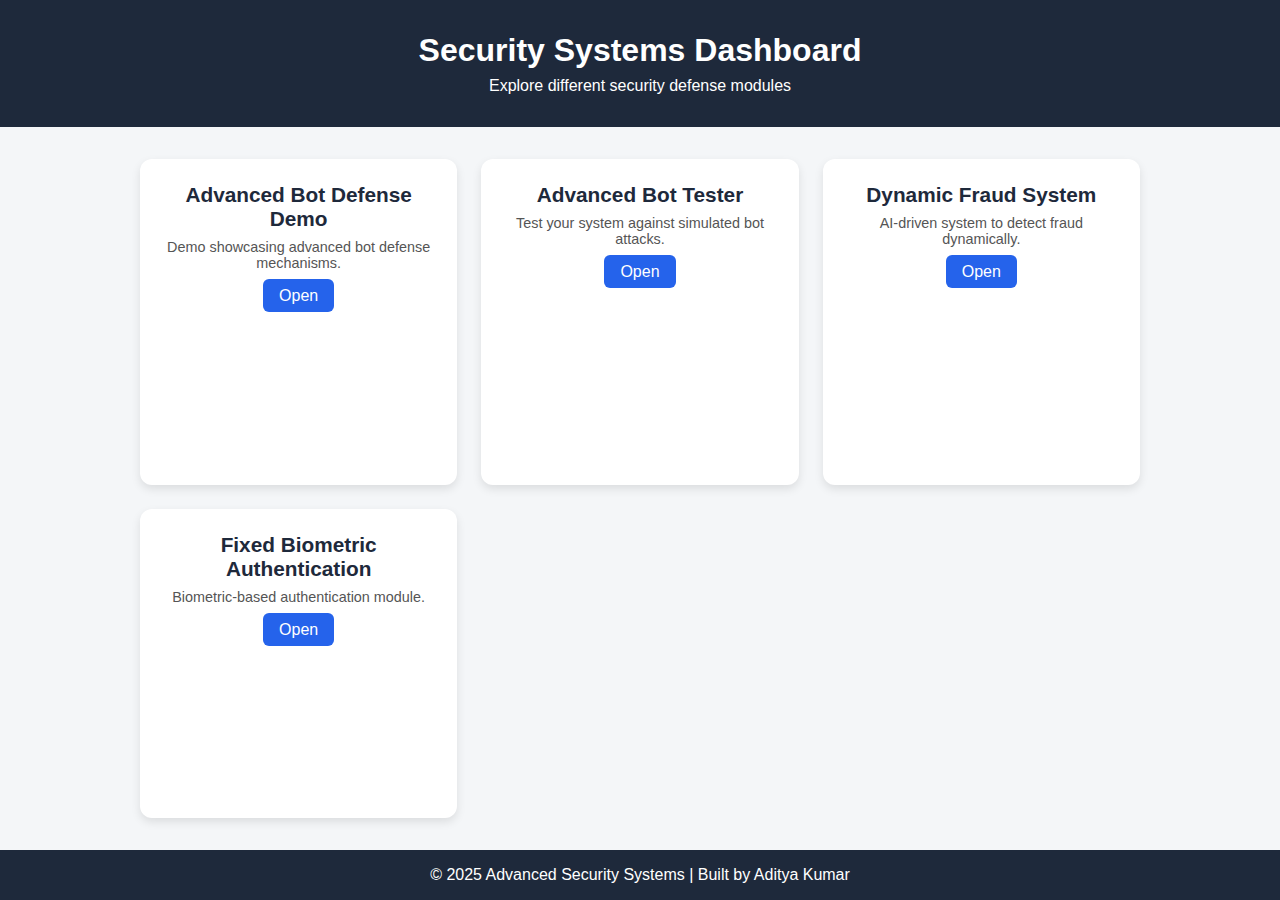
<file: index.html>
<!DOCTYPE html>
<html lang="en">
<head>
  <meta charset="UTF-8" />
  <meta name="viewport" content="width=device-width, initial-scale=1.0"/>
  <title>Security Systems Dashboard</title>
  <link rel="stylesheet" href="index.css" />
</head>
<body>
  <header>
    <h1>Security Systems Dashboard</h1>
    <p>Explore different security defense modules</p>
  </header>

  <main>
    <div class="cards-container" id="projects-container">
      <!-- Project cards will be injected by index.js -->
    </div>
  </main>

  <footer>
    <p>&copy; 2025 Advanced Security Systems | Built by Aditya Kumar</p>
  </footer>

  <script src="index.js"></script>
</body>
</html>
</file>
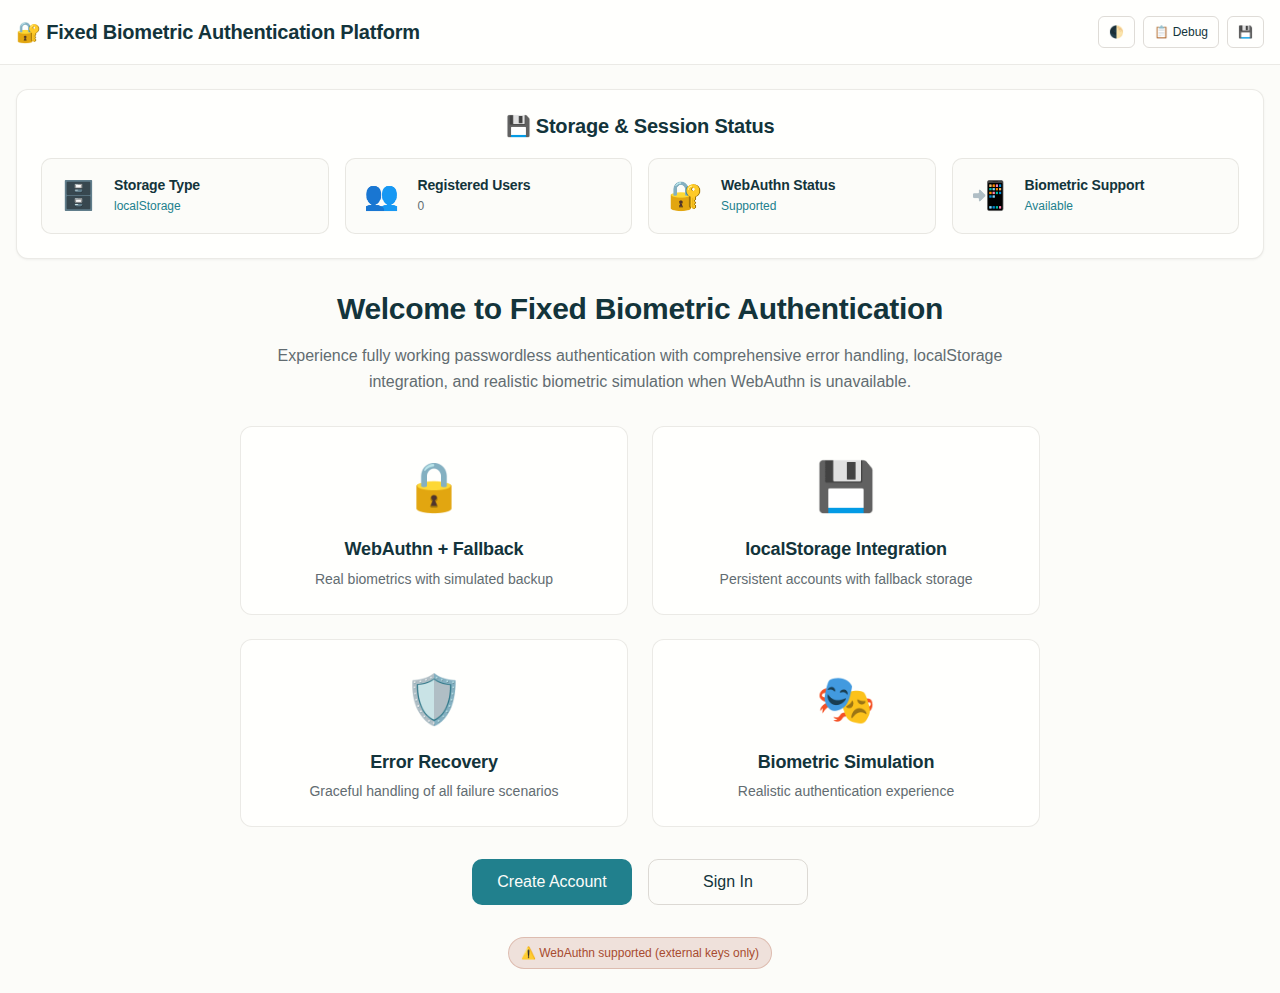
<file: fixed-biometric-auth/index.html>
<!DOCTYPE html>
<html lang="en">
<head>
    <meta charset="UTF-8">
    <meta name="viewport" content="width=device-width, initial-scale=1.0">
    <title>Fixed Biometric Authentication Platform</title>
    <link rel="stylesheet" href="style.css">
</head>
<body>
    <div class="app-container">
        <!-- Navigation Header -->
        <header class="app-header">
            <div class="container">
                <h1 class="app-title">🔐 Fixed Biometric Authentication Platform</h1>
                <div class="header-actions">
                    <button id="theme-toggle" class="btn btn--outline btn--sm" aria-label="Toggle theme">
                        <span id="theme-icon">🌙</span>
                    </button>
                    <button id="toggle-logs" class="btn btn--outline btn--sm">
                        <span>📋 Debug</span>
                    </button>
                    <button id="storage-status" class="btn btn--outline btn--sm">
                        <span id="storage-indicator">💾</span>
                    </button>
                </div>
            </div>
        </header>

        <!-- Debug Panel -->
        <div id="debug-panel" class="debug-panel hidden">
            <div class="container">
                <div class="debug-header">
                    <h3>🔍 Debug Console & Storage Status</h3>
                    <div class="debug-actions">
                        <button id="clear-storage" class="btn btn--outline btn--sm">Clear Storage</button>
                        <button id="clear-logs" class="btn btn--outline btn--sm">Clear Logs</button>
                        <button id="export-logs" class="btn btn--outline btn--sm">Export</button>
                    </div>
                </div>
                <div class="debug-tabs">
                    <button id="tab-logs" class="debug-tab active">Logs</button>
                    <button id="tab-storage" class="debug-tab">Storage</button>
                    <button id="tab-users" class="debug-tab">Users</button>
                </div>
                <div id="debug-content">
                    <div id="debug-logs" class="debug-output debug-tab-content active"></div>
                    <div id="debug-storage" class="debug-output debug-tab-content"></div>
                    <div id="debug-users" class="debug-output debug-tab-content"></div>
                </div>
            </div>
        </div>

        <!-- Main Content -->
        <main class="main-content">
            <!-- Welcome Screen -->
            <div id="welcome-screen" class="screen active">
                <div class="container">
                    <!-- Storage Status Panel -->
                    <div class="storage-status-panel">
                        <h2>💾 Storage & Session Status</h2>
                        <div class="status-grid">
                            <div class="status-card">
                                <div class="status-icon">🗄️</div>
                                <div class="status-content">
                                    <h4>Storage Type</h4>
                                    <p id="storage-type-status">Checking...</p>
                                </div>
                            </div>
                            <div class="status-card">
                                <div class="status-icon">👥</div>
                                <div class="status-content">
                                    <h4>Registered Users</h4>
                                    <p id="user-count-status">0</p>
                                </div>
                            </div>
                            <div class="status-card">
                                <div class="status-icon">🔐</div>
                                <div class="status-content">
                                    <h4>WebAuthn Status</h4>
                                    <p id="webauthn-status-display">Checking...</p>
                                </div>
                            </div>
                            <div class="status-card">
                                <div class="status-icon">📲</div>
                                <div class="status-content">
                                    <h4>Biometric Support</h4>
                                    <p id="biometric-status-display">Checking...</p>
                                </div>
                            </div>
                        </div>
                    </div>

                    <!-- Welcome Hero Section -->
                    <div class="welcome-hero">
                        <h2>Welcome to Fixed Biometric Authentication</h2>
                        <p class="hero-description">Experience fully working passwordless authentication with comprehensive error handling, localStorage integration, and realistic biometric simulation when WebAuthn is unavailable.</p>
                        
                        <div class="security-features">
                            <div class="feature-grid">
                                <div class="feature-card">
                                    <div class="feature-icon">🔒</div>
                                    <h3>WebAuthn + Fallback</h3>
                                    <p>Real biometrics with simulated backup</p>
                                </div>
                                <div class="feature-card">
                                    <div class="feature-icon">💾</div>
                                    <h3>localStorage Integration</h3>
                                    <p>Persistent accounts with fallback storage</p>
                                </div>
                                <div class="feature-card">
                                    <div class="feature-icon">🛡️</div>
                                    <h3>Error Recovery</h3>
                                    <p>Graceful handling of all failure scenarios</p>
                                </div>
                                <div class="feature-card">
                                    <div class="feature-icon">🎭</div>
                                    <h3>Biometric Simulation</h3>
                                    <p>Realistic authentication experience</p>
                                </div>
                            </div>
                        </div>

                        <div class="action-buttons">
                            <button id="register-btn" class="btn btn--primary btn--lg">Create Account</button>
                            <button id="signin-btn" class="btn btn--outline btn--lg">Sign In</button>
                        </div>

                        <div id="browser-support" class="browser-status">
                            <div class="status-indicator">
                                <span id="webauthn-status" class="status status--info">Checking WebAuthn support...</span>
                            </div>
                        </div>
                    </div>
                </div>
            </div>

            <!-- Registration Screen -->
            <div id="register-screen" class="screen">
                <div class="container">
                    <div class="auth-form">
                        <div class="form-header">
                            <button id="back-from-register" class="back-button" aria-label="Go back">← Back</button>
                            <h2>Create Your Account</h2>
                            <p>Register with secure biometric authentication</p>
                        </div>

                        <form id="register-form">
                            <div class="form-group">
                                <label for="register-username" class="form-label">Username</label>
                                <input type="text" id="register-username" class="form-control" placeholder="Enter your username" required>
                                <div id="username-validation" class="validation-message"></div>
                            </div>

                            <div class="form-group">
                                <label for="register-email" class="form-label">Email (optional)</label>
                                <input type="email" id="register-email" class="form-control" placeholder="Enter your email">
                            </div>

                            <div class="form-group">
                                <label class="form-label">Authenticator Type</label>
                                <div class="authenticator-options">
                                    <label class="radio-option">
                                        <input type="radio" name="authenticatorType" value="platform" checked>
                                        <div class="radio-content">
                                            <div class="radio-icon">📱</div>
                                            <div class="radio-text">
                                                <strong>Platform Authenticator</strong>
                                                <span>Built-in biometrics (Touch ID, Face ID, Windows Hello)</span>
                                            </div>
                                        </div>
                                    </label>
                                    <label class="radio-option">
                                        <input type="radio" name="authenticatorType" value="cross-platform">
                                        <div class="radio-content">
                                            <div class="radio-icon">🔑</div>
                                            <div class="radio-text">
                                                <strong>Hardware Key</strong>
                                                <span>External security keys (YubiKey, FIDO2)</span>
                                            </div>
                                        </div>
                                    </label>
                                </div>
                            </div>

                            <button type="submit" class="btn btn--primary btn--full-width">
                                <span id="register-btn-text">Create Account</span>
                                <div id="register-spinner" class="spinner hidden"></div>
                            </button>
                        </form>

                        <div id="register-status" class="status-message"></div>
                    </div>
                </div>
            </div>

            <!-- Authentication Screen -->
            <div id="auth-screen" class="screen">
                <div class="container">
                    <div class="auth-form">
                        <div class="form-header">
                            <button id="back-from-auth" class="back-button" aria-label="Go back">← Back</button>
                            <h2>Sign In</h2>
                            <p>Authenticate with your registered account</p>
                        </div>

                        <form id="auth-form">
                            <div class="form-group">
                                <label for="auth-username" class="form-label">Username (optional)</label>
                                <input type="text" id="auth-username" class="form-control" placeholder="Enter username or leave blank for autofill">
                            </div>

                            <button type="submit" class="btn btn--primary btn--full-width">
                                <span id="auth-btn-text">Authenticate</span>
                                <div id="auth-spinner" class="spinner hidden"></div>
                            </button>
                        </form>

                        <div class="auth-options">
                            <button id="auth-platform" class="auth-option-btn">
                                <div class="auth-option-icon">📱</div>
                                <div class="auth-option-text">
                                    <strong>Biometric Auth</strong>
                                    <span>Use device biometrics</span>
                                </div>
                            </button>
                            <button id="auth-hardware" class="auth-option-btn">
                                <div class="auth-option-icon">🔑</div>
                                <div class="auth-option-text">
                                    <strong>Hardware Key</strong>
                                    <span>Use security key</span>
                                </div>
                            </button>
                        </div>

                        <div class="existing-users" id="existing-users-list">
                            <h4>Quick Access</h4>
                            <div id="user-buttons"></div>
                        </div>

                        <div id="auth-status" class="status-message"></div>
                    </div>
                </div>
            </div>

            <!-- Dashboard Screen -->
            <div id="dashboard-screen" class="screen">
                <div class="container">
                    <div class="dashboard-header">
                        <h2>Welcome, <span id="user-display-name">User</span>!</h2>
                        <div class="header-actions">
                            <button id="manage-account" class="btn btn--outline">Manage Account</button>
                            <button id="logout-btn" class="btn btn--outline">Sign Out</button>
                        </div>
                    </div>

                    <div class="dashboard-content">
                        <!-- Account Overview -->
                        <div class="dashboard-section">
                            <h3>👤 Account Information</h3>
                            <div class="account-info-grid">
                                <div class="info-card">
                                    <h4>Username</h4>
                                    <p id="account-username">-</p>
                                </div>
                                <div class="info-card">
                                    <h4>Email</h4>
                                    <p id="account-email">Not provided</p>
                                </div>
                                <div class="info-card">
                                    <h4>Member Since</h4>
                                    <p id="account-created">-</p>
                                </div>
                                <div class="info-card">
                                    <h4>Last Login</h4>
                                    <p id="account-last-login">Now</p>
                                </div>
                            </div>
                        </div>

                        <div class="dashboard-section">
                            <h3>🔐 Your Authenticators</h3>
                            <p class="section-description">Manage your registered authentication methods</p>
                            
                            <div id="authenticators-list" class="authenticators-grid">
                                <!-- Authenticators will be populated here -->
                            </div>

                            <button id="add-authenticator" class="btn btn--outline">
                                <span>+ Add New Authenticator</span>
                            </button>
                        </div>

                        <div class="dashboard-section">
                            <h3>📊 Security Overview</h3>
                            <div class="security-stats">
                                <div class="stat-card">
                                    <div class="stat-icon">🔒</div>
                                    <div class="stat-content">
                                        <div class="stat-number" id="auth-count">0</div>
                                        <div class="stat-label">Authenticators</div>
                                    </div>
                                </div>
                                <div class="stat-card">
                                    <div class="stat-icon">🛡️</div>
                                    <div class="stat-content">
                                        <div class="stat-number">100%</div>
                                        <div class="stat-label">Security Score</div>
                                    </div>
                                </div>
                                <div class="stat-card">
                                    <div class="stat-icon">⚡</div>
                                    <div class="stat-content">
                                        <div class="stat-number" id="login-count">1</div>
                                        <div class="stat-label">Total Logins</div>
                                    </div>
                                </div>
                                <div class="stat-card">
                                    <div class="stat-icon">📈</div>
                                    <div class="stat-content">
                                        <div class="stat-number" id="risk-score">Low</div>
                                        <div class="stat-label">Risk Level</div>
                                    </div>
                                </div>
                            </div>
                        </div>

                        <!-- Behavioral Analytics -->
                        <div class="dashboard-section">
                            <h3>🧠 Behavioral Analytics</h3>
                            <p class="section-description">Continuous authentication based on your behavior patterns</p>
                            <div id="behavioral-data" class="behavioral-grid">
                                <!-- Behavioral data will be populated here -->
                            </div>
                        </div>
                    </div>
                </div>
            </div>
        </main>

        <!-- Biometric Verification Modal -->
        <div id="biometric-modal" class="modal biometric-modal hidden">
            <div class="biometric-content">
                <div class="biometric-header">
                    <h3 id="biometric-title">Biometric Verification</h3>
                    <button id="cancel-biometric" class="modal-close">×</button>
                </div>
                <div class="biometric-animation">
                    <div id="biometric-scanner" class="biometric-scanner">
                        <div class="scanner-circle">
                            <div class="scanner-pulse"></div>
                            <div id="biometric-icon" class="biometric-icon">👆</div>
                        </div>
                    </div>
                    <div id="biometric-message" class="biometric-message">Place your finger on the sensor</div>
                    <div id="biometric-progress" class="progress-bar">
                        <div id="biometric-progress-fill" class="progress-fill"></div>
                    </div>
                </div>
                <div class="biometric-actions">
                    <button id="retry-biometric" class="btn btn--outline hidden">Try Again</button>
                    <button id="fallback-auth" class="btn btn--outline">Use Fallback</button>
                </div>
            </div>
        </div>

        <!-- Add Authenticator Modal -->
        <div id="add-auth-modal" class="modal hidden">
            <div class="modal-content">
                <div class="modal-header">
                    <h3>Add New Authenticator</h3>
                    <button id="close-modal" class="modal-close" aria-label="Close modal">×</button>
                </div>
                <div class="modal-body">
                    <p>Choose the type of authenticator you want to add:</p>
                    
                    <div class="authenticator-options">
                        <label class="radio-option">
                            <input type="radio" name="newAuthenticatorType" value="platform" checked>
                            <div class="radio-content">
                                <div class="radio-icon">📱</div>
                                <div class="radio-text">
                                    <strong>Platform Authenticator</strong>
                                    <span>Built-in biometrics</span>
                                </div>
                            </div>
                        </label>
                        <label class="radio-option">
                            <input type="radio" name="newAuthenticatorType" value="cross-platform">
                            <div class="radio-content">
                                <div class="radio-icon">🔑</div>
                                <div class="radio-text">
                                    <strong>Hardware Key</strong>
                                    <span>External security key</span>
                                </div>
                            </div>
                        </label>
                    </div>
                </div>
                <div class="modal-footer">
                    <button id="cancel-add-auth" class="btn btn--outline">Cancel</button>
                    <button id="confirm-add-auth" class="btn btn--primary">Add Authenticator</button>
                </div>
            </div>
        </div>

        <!-- Loading Overlay -->
        <div id="loading-overlay" class="loading-overlay hidden">
            <div class="loading-content">
                <div class="spinner"></div>
                <p id="loading-message">Processing...</p>
                <div class="loading-details" id="loading-details"></div>
            </div>
        </div>
    </div>

    <script src="app.js"></script>
</body>
</html>
</file>
<file: fixed-biometric-auth/style.css>
:root {
  /* Primitive Color Tokens */
  --color-white: rgba(255, 255, 255, 1);
  --color-black: rgba(0, 0, 0, 1);
  --color-cream-50: rgba(252, 252, 249, 1);
  --color-cream-100: rgba(255, 255, 253, 1);
  --color-gray-200: rgba(245, 245, 245, 1);
  --color-gray-300: rgba(167, 169, 169, 1);
  --color-gray-400: rgba(119, 124, 124, 1);
  --color-slate-500: rgba(98, 108, 113, 1);
  --color-brown-600: rgba(94, 82, 64, 1);
  --color-charcoal-700: rgba(31, 33, 33, 1);
  --color-charcoal-800: rgba(38, 40, 40, 1);
  --color-slate-900: rgba(19, 52, 59, 1);
  --color-teal-300: rgba(50, 184, 198, 1);
  --color-teal-400: rgba(45, 166, 178, 1);
  --color-teal-500: rgba(33, 128, 141, 1);
  --color-teal-600: rgba(29, 116, 128, 1);
  --color-teal-700: rgba(26, 104, 115, 1);
  --color-teal-800: rgba(41, 150, 161, 1);
  --color-red-400: rgba(255, 84, 89, 1);
  --color-red-500: rgba(192, 21, 47, 1);
  --color-orange-400: rgba(230, 129, 97, 1);
  --color-orange-500: rgba(168, 75, 47, 1);

  /* RGB versions for opacity control */
  --color-brown-600-rgb: 94, 82, 64;
  --color-teal-500-rgb: 33, 128, 141;
  --color-slate-900-rgb: 19, 52, 59;
  --color-slate-500-rgb: 98, 108, 113;
  --color-red-500-rgb: 192, 21, 47;
  --color-red-400-rgb: 255, 84, 89;
  --color-orange-500-rgb: 168, 75, 47;
  --color-orange-400-rgb: 230, 129, 97;

  /* Background color tokens (Light Mode) */
  --color-bg-1: rgba(59, 130, 246, 0.08); /* Light blue */
  --color-bg-2: rgba(245, 158, 11, 0.08); /* Light yellow */
  --color-bg-3: rgba(34, 197, 94, 0.08); /* Light green */
  --color-bg-4: rgba(239, 68, 68, 0.08); /* Light red */
  --color-bg-5: rgba(147, 51, 234, 0.08); /* Light purple */
  --color-bg-6: rgba(249, 115, 22, 0.08); /* Light orange */
  --color-bg-7: rgba(236, 72, 153, 0.08); /* Light pink */
  --color-bg-8: rgba(6, 182, 212, 0.08); /* Light cyan */

  /* Semantic Color Tokens (Light Mode) */
  --color-background: var(--color-cream-50);
  --color-surface: var(--color-cream-100);
  --color-text: var(--color-slate-900);
  --color-text-secondary: var(--color-slate-500);
  --color-primary: var(--color-teal-500);
  --color-primary-hover: var(--color-teal-600);
  --color-primary-active: var(--color-teal-700);
  --color-secondary: rgba(var(--color-brown-600-rgb), 0.12);
  --color-secondary-hover: rgba(var(--color-brown-600-rgb), 0.2);
  --color-secondary-active: rgba(var(--color-brown-600-rgb), 0.25);
  --color-border: rgba(var(--color-brown-600-rgb), 0.2);
  --color-btn-primary-text: var(--color-cream-50);
  --color-card-border: rgba(var(--color-brown-600-rgb), 0.12);
  --color-card-border-inner: rgba(var(--color-brown-600-rgb), 0.12);
  --color-error: var(--color-red-500);
  --color-success: var(--color-teal-500);
  --color-warning: var(--color-orange-500);
  --color-info: var(--color-slate-500);
  --color-focus-ring: rgba(var(--color-teal-500-rgb), 0.4);
  --color-select-caret: rgba(var(--color-slate-900-rgb), 0.8);

  /* Common style patterns */
  --focus-ring: 0 0 0 3px var(--color-focus-ring);
  --focus-outline: 2px solid var(--color-primary);
  --status-bg-opacity: 0.15;
  --status-border-opacity: 0.25;
  --select-caret-light: url("data:image/svg+xml,%3Csvg xmlns='http://www.w3.org/2000/svg' width='16' height='16' viewBox='0 0 24 24' fill='none' stroke='%23134252' stroke-width='2' stroke-linecap='round' stroke-linejoin='round'%3E%3Cpolyline points='6 9 12 15 18 9'%3E%3C/polyline%3E%3C/svg%3E");
  --select-caret-dark: url("data:image/svg+xml,%3Csvg xmlns='http://www.w3.org/2000/svg' width='16' height='16' viewBox='0 0 24 24' fill='none' stroke='%23f5f5f5' stroke-width='2' stroke-linecap='round' stroke-linejoin='round'%3E%3Cpolyline points='6 9 12 15 18 9'%3E%3C/polyline%3E%3C/svg%3E");

  /* RGB versions for opacity control */
  --color-success-rgb: 33, 128, 141;
  --color-error-rgb: 192, 21, 47;
  --color-warning-rgb: 168, 75, 47;
  --color-info-rgb: 98, 108, 113;

  /* Typography */
  --font-family-base: "FKGroteskNeue", "Geist", "Inter", -apple-system,
    BlinkMacSystemFont, "Segoe UI", Roboto, sans-serif;
  --font-family-mono: "Berkeley Mono", ui-monospace, SFMono-Regular, Menlo,
    Monaco, Consolas, monospace;
  --font-size-xs: 11px;
  --font-size-sm: 12px;
  --font-size-base: 14px;
  --font-size-md: 14px;
  --font-size-lg: 16px;
  --font-size-xl: 18px;
  --font-size-2xl: 20px;
  --font-size-3xl: 24px;
  --font-size-4xl: 30px;
  --font-weight-normal: 400;
  --font-weight-medium: 500;
  --font-weight-semibold: 550;
  --font-weight-bold: 600;
  --line-height-tight: 1.2;
  --line-height-normal: 1.5;
  --letter-spacing-tight: -0.01em;

  /* Spacing */
  --space-0: 0;
  --space-1: 1px;
  --space-2: 2px;
  --space-4: 4px;
  --space-6: 6px;
  --space-8: 8px;
  --space-10: 10px;
  --space-12: 12px;
  --space-16: 16px;
  --space-20: 20px;
  --space-24: 24px;
  --space-32: 32px;

  /* Border Radius */
  --radius-sm: 6px;
  --radius-base: 8px;
  --radius-md: 10px;
  --radius-lg: 12px;
  --radius-full: 9999px;

  /* Shadows */
  --shadow-xs: 0 1px 2px rgba(0, 0, 0, 0.02);
  --shadow-sm: 0 1px 3px rgba(0, 0, 0, 0.04), 0 1px 2px rgba(0, 0, 0, 0.02);
  --shadow-md: 0 4px 6px -1px rgba(0, 0, 0, 0.04),
    0 2px 4px -1px rgba(0, 0, 0, 0.02);
  --shadow-lg: 0 10px 15px -3px rgba(0, 0, 0, 0.04),
    0 4px 6px -2px rgba(0, 0, 0, 0.02);
  --shadow-inset-sm: inset 0 1px 0 rgba(255, 255, 255, 0.15),
    inset 0 -1px 0 rgba(0, 0, 0, 0.03);

  /* Animation */
  --duration-fast: 150ms;
  --duration-normal: 250ms;
  --ease-standard: cubic-bezier(0.16, 1, 0.3, 1);

  /* Layout */
  --container-sm: 640px;
  --container-md: 768px;
  --container-lg: 1024px;
  --container-xl: 1280px;
}

/* Dark mode colors */
@media (prefers-color-scheme: dark) {
  :root {
    /* RGB versions for opacity control (Dark Mode) */
    --color-gray-400-rgb: 119, 124, 124;
    --color-teal-300-rgb: 50, 184, 198;
    --color-gray-300-rgb: 167, 169, 169;
    --color-gray-200-rgb: 245, 245, 245;

    /* Background color tokens (Dark Mode) */
    --color-bg-1: rgba(29, 78, 216, 0.15); /* Dark blue */
    --color-bg-2: rgba(180, 83, 9, 0.15); /* Dark yellow */
    --color-bg-3: rgba(21, 128, 61, 0.15); /* Dark green */
    --color-bg-4: rgba(185, 28, 28, 0.15); /* Dark red */
    --color-bg-5: rgba(107, 33, 168, 0.15); /* Dark purple */
    --color-bg-6: rgba(194, 65, 12, 0.15); /* Dark orange */
    --color-bg-7: rgba(190, 24, 93, 0.15); /* Dark pink */
    --color-bg-8: rgba(8, 145, 178, 0.15); /* Dark cyan */
    
    /* Semantic Color Tokens (Dark Mode) */
    --color-background: var(--color-charcoal-700);
    --color-surface: var(--color-charcoal-800);
    --color-text: var(--color-gray-200);
    --color-text-secondary: rgba(var(--color-gray-300-rgb), 0.7);
    --color-primary: var(--color-teal-300);
    --color-primary-hover: var(--color-teal-400);
    --color-primary-active: var(--color-teal-800);
    --color-secondary: rgba(var(--color-gray-400-rgb), 0.15);
    --color-secondary-hover: rgba(var(--color-gray-400-rgb), 0.25);
    --color-secondary-active: rgba(var(--color-gray-400-rgb), 0.3);
    --color-border: rgba(var(--color-gray-400-rgb), 0.3);
    --color-error: var(--color-red-400);
    --color-success: var(--color-teal-300);
    --color-warning: var(--color-orange-400);
    --color-info: var(--color-gray-300);
    --color-focus-ring: rgba(var(--color-teal-300-rgb), 0.4);
    --color-btn-primary-text: var(--color-slate-900);
    --color-card-border: rgba(var(--color-gray-400-rgb), 0.2);
    --color-card-border-inner: rgba(var(--color-gray-400-rgb), 0.15);
    --shadow-inset-sm: inset 0 1px 0 rgba(255, 255, 255, 0.1),
      inset 0 -1px 0 rgba(0, 0, 0, 0.15);
    --button-border-secondary: rgba(var(--color-gray-400-rgb), 0.2);
    --color-border-secondary: rgba(var(--color-gray-400-rgb), 0.2);
    --color-select-caret: rgba(var(--color-gray-200-rgb), 0.8);

    /* Common style patterns - updated for dark mode */
    --focus-ring: 0 0 0 3px var(--color-focus-ring);
    --focus-outline: 2px solid var(--color-primary);
    --status-bg-opacity: 0.15;
    --status-border-opacity: 0.25;
    --select-caret-light: url("data:image/svg+xml,%3Csvg xmlns='http://www.w3.org/2000/svg' width='16' height='16' viewBox='0 0 24 24' fill='none' stroke='%23134252' stroke-width='2' stroke-linecap='round' stroke-linejoin='round'%3E%3Cpolyline points='6 9 12 15 18 9'%3E%3C/polyline%3E%3C/svg%3E");
    --select-caret-dark: url("data:image/svg+xml,%3Csvg xmlns='http://www.w3.org/2000/svg' width='16' height='16' viewBox='0 0 24 24' fill='none' stroke='%23f5f5f5' stroke-width='2' stroke-linecap='round' stroke-linejoin='round'%3E%3Cpolyline points='6 9 12 15 18 9'%3E%3C/polyline%3E%3C/svg%3E");

    /* RGB versions for dark mode */
    --color-success-rgb: var(--color-teal-300-rgb);
    --color-error-rgb: var(--color-red-400-rgb);
    --color-warning-rgb: var(--color-orange-400-rgb);
    --color-info-rgb: var(--color-gray-300-rgb);
  }
}

/* Data attribute for manual theme switching */
[data-color-scheme="dark"] {
  /* RGB versions for opacity control (dark mode) */
  --color-gray-400-rgb: 119, 124, 124;
  --color-teal-300-rgb: 50, 184, 198;
  --color-gray-300-rgb: 167, 169, 169;
  --color-gray-200-rgb: 245, 245, 245;

  /* Colorful background palette - Dark Mode */
  --color-bg-1: rgba(29, 78, 216, 0.15); /* Dark blue */
  --color-bg-2: rgba(180, 83, 9, 0.15); /* Dark yellow */
  --color-bg-3: rgba(21, 128, 61, 0.15); /* Dark green */
  --color-bg-4: rgba(185, 28, 28, 0.15); /* Dark red */
  --color-bg-5: rgba(107, 33, 168, 0.15); /* Dark purple */
  --color-bg-6: rgba(194, 65, 12, 0.15); /* Dark orange */
  --color-bg-7: rgba(190, 24, 93, 0.15); /* Dark pink */
  --color-bg-8: rgba(8, 145, 178, 0.15); /* Dark cyan */
  
  /* Semantic Color Tokens (Dark Mode) */
  --color-background: var(--color-charcoal-700);
  --color-surface: var(--color-charcoal-800);
  --color-text: var(--color-gray-200);
  --color-text-secondary: rgba(var(--color-gray-300-rgb), 0.7);
  --color-primary: var(--color-teal-300);
  --color-primary-hover: var(--color-teal-400);
  --color-primary-active: var(--color-teal-800);
  --color-secondary: rgba(var(--color-gray-400-rgb), 0.15);
  --color-secondary-hover: rgba(var(--color-gray-400-rgb), 0.25);
  --color-secondary-active: rgba(var(--color-gray-400-rgb), 0.3);
  --color-border: rgba(var(--color-gray-400-rgb), 0.3);
  --color-error: var(--color-red-400);
  --color-success: var(--color-teal-300);
  --color-warning: var(--color-orange-400);
  --color-info: var(--color-gray-300);
  --color-focus-ring: rgba(var(--color-teal-300-rgb), 0.4);
  --color-btn-primary-text: var(--color-slate-900);
  --color-card-border: rgba(var(--color-gray-400-rgb), 0.15);
  --color-card-border-inner: rgba(var(--color-gray-400-rgb), 0.15);
  --shadow-inset-sm: inset 0 1px 0 rgba(255, 255, 255, 0.1),
    inset 0 -1px 0 rgba(0, 0, 0, 0.15);
  --color-border-secondary: rgba(var(--color-gray-400-rgb), 0.2);
  --color-select-caret: rgba(var(--color-gray-200-rgb), 0.8);

  /* Common style patterns - updated for dark mode */
  --focus-ring: 0 0 0 3px var(--color-focus-ring);
  --focus-outline: 2px solid var(--color-primary);
  --status-bg-opacity: 0.15;
  --status-border-opacity: 0.25;
  --select-caret-light: url("data:image/svg+xml,%3Csvg xmlns='http://www.w3.org/2000/svg' width='16' height='16' viewBox='0 0 24 24' fill='none' stroke='%23134252' stroke-width='2' stroke-linecap='round' stroke-linejoin='round'%3E%3Cpolyline points='6 9 12 15 18 9'%3E%3C/polyline%3E%3C/svg%3E");
  --select-caret-dark: url("data:image/svg+xml,%3Csvg xmlns='http://www.w3.org/2000/svg' width='16' height='16' viewBox='0 0 24 24' fill='none' stroke='%23f5f5f5' stroke-width='2' stroke-linecap='round' stroke-linejoin='round'%3E%3Cpolyline points='6 9 12 15 18 9'%3E%3C/polyline%3E%3C/svg%3E");

  /* RGB versions for dark mode */
  --color-success-rgb: var(--color-teal-300-rgb);
  --color-error-rgb: var(--color-red-400-rgb);
  --color-warning-rgb: var(--color-orange-400-rgb);
  --color-info-rgb: var(--color-gray-300-rgb);
}

[data-color-scheme="light"] {
  /* RGB versions for opacity control (light mode) */
  --color-brown-600-rgb: 94, 82, 64;
  --color-teal-500-rgb: 33, 128, 141;
  --color-slate-900-rgb: 19, 52, 59;
  
  /* Semantic Color Tokens (Light Mode) */
  --color-background: var(--color-cream-50);
  --color-surface: var(--color-cream-100);
  --color-text: var(--color-slate-900);
  --color-text-secondary: var(--color-slate-500);
  --color-primary: var(--color-teal-500);
  --color-primary-hover: var(--color-teal-600);
  --color-primary-active: var(--color-teal-700);
  --color-secondary: rgba(var(--color-brown-600-rgb), 0.12);
  --color-secondary-hover: rgba(var(--color-brown-600-rgb), 0.2);
  --color-secondary-active: rgba(var(--color-brown-600-rgb), 0.25);
  --color-border: rgba(var(--color-brown-600-rgb), 0.2);
  --color-btn-primary-text: var(--color-cream-50);
  --color-card-border: rgba(var(--color-brown-600-rgb), 0.12);
  --color-card-border-inner: rgba(var(--color-brown-600-rgb), 0.12);
  --color-error: var(--color-red-500);
  --color-success: var(--color-teal-500);
  --color-warning: var(--color-orange-500);
  --color-info: var(--color-slate-500);
  --color-focus-ring: rgba(var(--color-teal-500-rgb), 0.4);

  /* RGB versions for light mode */
  --color-success-rgb: var(--color-teal-500-rgb);
  --color-error-rgb: var(--color-red-500-rgb);
  --color-warning-rgb: var(--color-orange-500-rgb);
  --color-info-rgb: var(--color-slate-500-rgb);
}

/* Base styles */
html {
  font-size: var(--font-size-base);
  font-family: var(--font-family-base);
  line-height: var(--line-height-normal);
  color: var(--color-text);
  background-color: var(--color-background);
  -webkit-font-smoothing: antialiased;
  box-sizing: border-box;
}

body {
  margin: 0;
  padding: 0;
}

*,
*::before,
*::after {
  box-sizing: inherit;
}

/* Typography */
h1,
h2,
h3,
h4,
h5,
h6 {
  margin: 0;
  font-weight: var(--font-weight-semibold);
  line-height: var(--line-height-tight);
  color: var(--color-text);
  letter-spacing: var(--letter-spacing-tight);
}

h1 {
  font-size: var(--font-size-4xl);
}
h2 {
  font-size: var(--font-size-3xl);
}
h3 {
  font-size: var(--font-size-2xl);
}
h4 {
  font-size: var(--font-size-xl);
}
h5 {
  font-size: var(--font-size-lg);
}
h6 {
  font-size: var(--font-size-md);
}

p {
  margin: 0 0 var(--space-16) 0;
}

a {
  color: var(--color-primary);
  text-decoration: none;
  transition: color var(--duration-fast) var(--ease-standard);
}

a:hover {
  color: var(--color-primary-hover);
}

code,
pre {
  font-family: var(--font-family-mono);
  font-size: calc(var(--font-size-base) * 0.95);
  background-color: var(--color-secondary);
  border-radius: var(--radius-sm);
}

code {
  padding: var(--space-1) var(--space-4);
}

pre {
  padding: var(--space-16);
  margin: var(--space-16) 0;
  overflow: auto;
  border: 1px solid var(--color-border);
}

pre code {
  background: none;
  padding: 0;
}

/* Buttons */
.btn {
  display: inline-flex;
  align-items: center;
  justify-content: center;
  padding: var(--space-8) var(--space-16);
  border-radius: var(--radius-base);
  font-size: var(--font-size-base);
  font-weight: 500;
  line-height: 1.5;
  cursor: pointer;
  transition: all var(--duration-normal) var(--ease-standard);
  border: none;
  text-decoration: none;
  position: relative;
}

.btn:focus-visible {
  outline: none;
  box-shadow: var(--focus-ring);
}

.btn--primary {
  background: var(--color-primary);
  color: var(--color-btn-primary-text);
}

.btn--primary:hover {
  background: var(--color-primary-hover);
}

.btn--primary:active {
  background: var(--color-primary-active);
}

.btn--secondary {
  background: var(--color-secondary);
  color: var(--color-text);
}

.btn--secondary:hover {
  background: var(--color-secondary-hover);
}

.btn--secondary:active {
  background: var(--color-secondary-active);
}

.btn--outline {
  background: transparent;
  border: 1px solid var(--color-border);
  color: var(--color-text);
}

.btn--outline:hover {
  background: var(--color-secondary);
}

.btn--sm {
  padding: var(--space-4) var(--space-12);
  font-size: var(--font-size-sm);
  border-radius: var(--radius-sm);
}

.btn--lg {
  padding: var(--space-10) var(--space-20);
  font-size: var(--font-size-lg);
  border-radius: var(--radius-md);
}

.btn--full-width {
  width: 100%;
}

.btn:disabled {
  opacity: 0.5;
  cursor: not-allowed;
}

/* Form elements */
.form-control {
  display: block;
  width: 100%;
  padding: var(--space-8) var(--space-12);
  font-size: var(--font-size-md);
  line-height: 1.5;
  color: var(--color-text);
  background-color: var(--color-surface);
  border: 1px solid var(--color-border);
  border-radius: var(--radius-base);
  transition: border-color var(--duration-fast) var(--ease-standard),
    box-shadow var(--duration-fast) var(--ease-standard);
}

textarea.form-control {
  font-family: var(--font-family-base);
  font-size: var(--font-size-base);
}

select.form-control {
  padding: var(--space-8) var(--space-12);
  -webkit-appearance: none;
  -moz-appearance: none;
  appearance: none;
  background-image: var(--select-caret-light);
  background-repeat: no-repeat;
  background-position: right var(--space-12) center;
  background-size: 16px;
  padding-right: var(--space-32);
}

/* Add a dark mode specific caret */
@media (prefers-color-scheme: dark) {
  select.form-control {
    background-image: var(--select-caret-dark);
  }
}

/* Also handle data-color-scheme */
[data-color-scheme="dark"] select.form-control {
  background-image: var(--select-caret-dark);
}

[data-color-scheme="light"] select.form-control {
  background-image: var(--select-caret-light);
}

.form-control:focus {
  border-color: var(--color-primary);
  outline: var(--focus-outline);
}

.form-label {
  display: block;
  margin-bottom: var(--space-8);
  font-weight: var(--font-weight-medium);
  font-size: var(--font-size-sm);
}

.form-group {
  margin-bottom: var(--space-16);
}

/* Card component */
.card {
  background-color: var(--color-surface);
  border-radius: var(--radius-lg);
  border: 1px solid var(--color-card-border);
  box-shadow: var(--shadow-sm);
  overflow: hidden;
  transition: box-shadow var(--duration-normal) var(--ease-standard);
}

.card:hover {
  box-shadow: var(--shadow-md);
}

.card__body {
  padding: var(--space-16);
}

.card__header,
.card__footer {
  padding: var(--space-16);
  border-bottom: 1px solid var(--color-card-border-inner);
}

/* Status indicators - simplified with CSS variables */
.status {
  display: inline-flex;
  align-items: center;
  padding: var(--space-6) var(--space-12);
  border-radius: var(--radius-full);
  font-weight: var(--font-weight-medium);
  font-size: var(--font-size-sm);
}

.status--success {
  background-color: rgba(
    var(--color-success-rgb, 33, 128, 141),
    var(--status-bg-opacity)
  );
  color: var(--color-success);
  border: 1px solid
    rgba(var(--color-success-rgb, 33, 128, 141), var(--status-border-opacity));
}

.status--error {
  background-color: rgba(
    var(--color-error-rgb, 192, 21, 47),
    var(--status-bg-opacity)
  );
  color: var(--color-error);
  border: 1px solid
    rgba(var(--color-error-rgb, 192, 21, 47), var(--status-border-opacity));
}

.status--warning {
  background-color: rgba(
    var(--color-warning-rgb, 168, 75, 47),
    var(--status-bg-opacity)
  );
  color: var(--color-warning);
  border: 1px solid
    rgba(var(--color-warning-rgb, 168, 75, 47), var(--status-border-opacity));
}

.status--info {
  background-color: rgba(
    var(--color-info-rgb, 98, 108, 113),
    var(--status-bg-opacity)
  );
  color: var(--color-info);
  border: 1px solid
    rgba(var(--color-info-rgb, 98, 108, 113), var(--status-border-opacity));
}

/* Container layout */
.container {
  width: 100%;
  margin-right: auto;
  margin-left: auto;
  padding-right: var(--space-16);
  padding-left: var(--space-16);
}

@media (min-width: 640px) {
  .container {
    max-width: var(--container-sm);
  }
}
@media (min-width: 768px) {
  .container {
    max-width: var(--container-md);
  }
}
@media (min-width: 1024px) {
  .container {
    max-width: var(--container-lg);
  }
}
@media (min-width: 1280px) {
  .container {
    max-width: var(--container-xl);
  }
}

/* Utility classes */
.flex {
  display: flex;
}
.flex-col {
  flex-direction: column;
}
.items-center {
  align-items: center;
}
.justify-center {
  justify-content: center;
}
.justify-between {
  justify-content: space-between;
}
.gap-4 {
  gap: var(--space-4);
}
.gap-8 {
  gap: var(--space-8);
}
.gap-16 {
  gap: var(--space-16);
}

.m-0 {
  margin: 0;
}
.mt-8 {
  margin-top: var(--space-8);
}
.mb-8 {
  margin-bottom: var(--space-8);
}
.mx-8 {
  margin-left: var(--space-8);
  margin-right: var(--space-8);
}
.my-8 {
  margin-top: var(--space-8);
  margin-bottom: var(--space-8);
}

.p-0 {
  padding: 0;
}
.py-8 {
  padding-top: var(--space-8);
  padding-bottom: var(--space-8);
}
.px-8 {
  padding-left: var(--space-8);
  padding-right: var(--space-8);
}
.py-16 {
  padding-top: var(--space-16);
  padding-bottom: var(--space-16);
}
.px-16 {
  padding-left: var(--space-16);
  padding-right: var(--space-16);
}

.block {
  display: block;
}
.hidden {
  display: none;
}

/* Accessibility */
.sr-only {
  position: absolute;
  width: 1px;
  height: 1px;
  padding: 0;
  margin: -1px;
  overflow: hidden;
  clip: rect(0, 0, 0, 0);
  white-space: nowrap;
  border-width: 0;
}

:focus-visible {
  outline: var(--focus-outline);
  outline-offset: 2px;
}

/* Dark mode specifics */
[data-color-scheme="dark"] .btn--outline {
  border: 1px solid var(--color-border-secondary);
}

@font-face {
  font-family: 'FKGroteskNeue';
  src: url('https://r2cdn.perplexity.ai/fonts/FKGroteskNeue.woff2')
    format('woff2');
}

/* END PERPLEXITY DESIGN SYSTEM */
/* App-specific styles */
.app-container {
  min-height: 100vh;
  display: flex;
  flex-direction: column;
  background-color: var(--color-background);
}

.app-header {
  background-color: var(--color-surface);
  border-bottom: 1px solid var(--color-card-border);
  padding: var(--space-16) 0;
  position: sticky;
  top: 0;
  z-index: 100;
}

.app-header .container {
  display: flex;
  justify-content: space-between;
  align-items: center;
}

.app-title {
  font-size: var(--font-size-2xl);
  font-weight: var(--font-weight-bold);
  color: var(--color-text);
  margin: 0;
}

.header-actions {
  display: flex;
  gap: var(--space-8);
  align-items: center;
}

#theme-toggle, #toggle-logs, #storage-status {
  padding: var(--space-6) var(--space-10);
}

/* Debug Panel */
.debug-panel {
  background-color: var(--color-charcoal-800);
  border-bottom: 1px solid var(--color-card-border);
  color: var(--color-gray-200);
  max-height: 400px;
  transition: all var(--duration-normal) var(--ease-standard);
}

.debug-panel.hidden {
  max-height: 0;
  overflow: hidden;
  border-bottom: none;
}

.debug-header {
  display: flex;
  justify-content: space-between;
  align-items: center;
  padding: var(--space-12) 0 var(--space-8) 0;
  border-bottom: 1px solid rgba(var(--color-gray-400-rgb), 0.2);
  margin-bottom: var(--space-8);
}

.debug-header h3 {
  font-size: var(--font-size-lg);
  margin: 0;
  color: var(--color-gray-200);
}

.debug-actions {
  display: flex;
  gap: var(--space-8);
}

.debug-tabs {
  display: flex;
  gap: var(--space-4);
  margin-bottom: var(--space-12);
  border-bottom: 1px solid rgba(var(--color-gray-400-rgb), 0.2);
}

.debug-tab {
  background: none;
  border: none;
  color: var(--color-gray-300);
  padding: var(--space-8) var(--space-16);
  cursor: pointer;
  border-bottom: 2px solid transparent;
  transition: all var(--duration-fast) var(--ease-standard);
}

.debug-tab.active {
  color: var(--color-primary);
  border-bottom-color: var(--color-primary);
}

.debug-tab:hover {
  background-color: rgba(var(--color-gray-400-rgb), 0.1);
}

#debug-content {
  position: relative;
}

.debug-output {
  max-height: 250px;
  overflow-y: auto;
  font-family: var(--font-family-mono);
  font-size: var(--font-size-sm);
  line-height: 1.4;
  padding: var(--space-8);
  background-color: var(--color-charcoal-700);
  border-radius: var(--radius-sm);
}

.debug-tab-content {
  display: none;
}

.debug-tab-content.active {
  display: block;
}

.log-entry {
  margin-bottom: var(--space-4);
  padding: var(--space-4) var(--space-8);
  border-radius: var(--radius-sm);
  border-left: 3px solid transparent;
  display: flex;
  align-items: flex-start;
  gap: var(--space-8);
}

.log-entry.info {
  border-left-color: #2563eb;
  background-color: rgba(37, 99, 235, 0.1);
}

.log-entry.success {
  border-left-color: #16a34a;
  background-color: rgba(22, 163, 74, 0.1);
}

.log-entry.warning {
  border-left-color: #ea580c;
  background-color: rgba(234, 88, 12, 0.1);
}

.log-entry.error {
  border-left-color: #dc2626;
  background-color: rgba(220, 38, 38, 0.1);
}

.log-entry.debug {
  border-left-color: #7c3aed;
  background-color: rgba(124, 58, 237, 0.1);
}

.log-timestamp {
  color: rgba(var(--color-gray-300-rgb), 0.7);
  font-size: var(--font-size-xs);
  min-width: 60px;
}

.log-level {
  font-weight: var(--font-weight-semibold);
  min-width: 60px;
  font-size: var(--font-size-xs);
}

.log-message {
  flex: 1;
  word-break: break-word;
}

/* Storage Status Panel */
.storage-status-panel {
  background-color: var(--color-surface);
  border: 1px solid var(--color-card-border);
  border-radius: var(--radius-lg);
  padding: var(--space-24);
  margin-bottom: var(--space-32);
  box-shadow: var(--shadow-sm);
}

.storage-status-panel h2 {
  font-size: var(--font-size-2xl);
  margin-bottom: var(--space-20);
  color: var(--color-text);
  text-align: center;
}

.status-grid {
  display: grid;
  grid-template-columns: repeat(auto-fit, minmax(250px, 1fr));
  gap: var(--space-16);
}

.status-card {
  background-color: var(--color-background);
  border: 1px solid var(--color-card-border-inner);
  border-radius: var(--radius-md);
  padding: var(--space-16);
  display: flex;
  align-items: center;
  gap: var(--space-16);
  transition: box-shadow var(--duration-normal) var(--ease-standard);
}

.status-card:hover {
  box-shadow: var(--shadow-md);
}

.status-icon {
  font-size: 28px;
  min-width: 40px;
  text-align: center;
}

.status-content h4 {
  font-size: var(--font-size-md);
  font-weight: var(--font-weight-semibold);
  color: var(--color-text);
  margin: 0 0 var(--space-4) 0;
}

.status-content p {
  font-size: var(--font-size-sm);
  color: var(--color-text-secondary);
  margin: 0;
}

.main-content {
  flex: 1;
  display: flex;
  align-items: flex-start;
  justify-content: center;
  padding: var(--space-24) 0;
}

/* Screen Management */
.screen {
  display: none;
  width: 100%;
}

.screen.active {
  display: block;
}

/* Welcome Screen */
.welcome-hero {
  text-align: center;
  max-width: 800px;
  margin: 0 auto;
}

.welcome-hero h2 {
  font-size: var(--font-size-4xl);
  margin-bottom: var(--space-16);
  color: var(--color-text);
}

.hero-description {
  font-size: var(--font-size-lg);
  color: var(--color-text-secondary);
  margin-bottom: var(--space-32);
  line-height: 1.6;
}

.feature-grid {
  display: grid;
  grid-template-columns: repeat(auto-fit, minmax(280px, 1fr));
  gap: var(--space-24);
  margin-bottom: var(--space-32);
}

.feature-card {
  background-color: var(--color-surface);
  border: 1px solid var(--color-card-border);
  border-radius: var(--radius-lg);
  padding: var(--space-24);
  text-align: center;
  transition: all var(--duration-normal) var(--ease-standard);
}

.feature-card:hover {
  transform: translateY(-2px);
  box-shadow: var(--shadow-lg);
}

.feature-icon {
  font-size: 48px;
  margin-bottom: var(--space-16);
}

.feature-card h3 {
  font-size: var(--font-size-xl);
  margin-bottom: var(--space-8);
  color: var(--color-text);
}

.feature-card p {
  color: var(--color-text-secondary);
  margin: 0;
}

.action-buttons {
  display: flex;
  gap: var(--space-16);
  justify-content: center;
  margin-bottom: var(--space-32);
  flex-wrap: wrap;
}

.action-buttons .btn {
  min-width: 160px;
}

.browser-status {
  display: flex;
  justify-content: center;
  margin-top: var(--space-24);
}

.status-indicator {
  display: flex;
  align-items: center;
  gap: var(--space-8);
}

/* Auth Forms */
.auth-form {
  max-width: 500px;
  margin: 0 auto;
  background-color: var(--color-surface);
  border: 1px solid var(--color-card-border);
  border-radius: var(--radius-lg);
  padding: var(--space-32);
  box-shadow: var(--shadow-lg);
}

.form-header {
  text-align: center;
  margin-bottom: var(--space-32);
  position: relative;
}

.back-button {
  position: absolute;
  left: 0;
  top: 0;
  background: none;
  border: none;
  color: var(--color-primary);
  font-size: var(--font-size-md);
  cursor: pointer;
  padding: var(--space-4);
  border-radius: var(--radius-sm);
  transition: background-color var(--duration-fast) var(--ease-standard);
}

.back-button:hover {
  background-color: var(--color-secondary);
}

.form-header h2 {
  font-size: var(--font-size-3xl);
  margin-bottom: var(--space-8);
  color: var(--color-text);
}

.form-header p {
  color: var(--color-text-secondary);
  margin: 0;
}

/* Validation Messages */
.validation-message {
  font-size: var(--font-size-sm);
  margin-top: var(--space-4);
  padding: var(--space-4) var(--space-8);
  border-radius: var(--radius-sm);
  display: none;
}

.validation-message.error {
  background-color: rgba(var(--color-error-rgb), 0.1);
  color: var(--color-error);
  border: 1px solid rgba(var(--color-error-rgb), 0.3);
  display: block;
}

.validation-message.success {
  background-color: rgba(var(--color-success-rgb), 0.1);
  color: var(--color-success);
  border: 1px solid rgba(var(--color-success-rgb), 0.3);
  display: block;
}

/* Authenticator Options */
.authenticator-options {
  display: flex;
  flex-direction: column;
  gap: var(--space-12);
}

.radio-option {
  display: block;
  cursor: pointer;
}

.radio-option input[type="radio"] {
  display: none;
}

.radio-content {
  display: flex;
  align-items: center;
  gap: var(--space-16);
  padding: var(--space-16);
  border: 2px solid var(--color-border);
  border-radius: var(--radius-md);
  transition: all var(--duration-normal) var(--ease-standard);
  background-color: var(--color-surface);
}

.radio-option input[type="radio"]:checked + .radio-content {
  border-color: var(--color-primary);
  background-color: var(--color-bg-1);
}

.radio-option:hover .radio-content {
  border-color: var(--color-primary-hover);
}

.radio-icon {
  font-size: 32px;
  min-width: 48px;
  text-align: center;
}

.radio-text strong {
  display: block;
  font-weight: var(--font-weight-semibold);
  color: var(--color-text);
  margin-bottom: var(--space-2);
}

.radio-text span {
  color: var(--color-text-secondary);
  font-size: var(--font-size-sm);
}

/* Auth Options Buttons */
.auth-options {
  margin-top: var(--space-24);
  display: grid;
  gap: var(--space-12);
}

.auth-option-btn {
  display: flex;
  align-items: center;
  gap: var(--space-16);
  padding: var(--space-16);
  border: 1px solid var(--color-border);
  border-radius: var(--radius-md);
  background-color: var(--color-surface);
  cursor: pointer;
  transition: all var(--duration-normal) var(--ease-standard);
  text-align: left;
  width: 100%;
}

.auth-option-btn:hover {
  border-color: var(--color-primary);
  background-color: var(--color-bg-1);
}

.auth-option-icon {
  font-size: 24px;
  min-width: 32px;
}

.auth-option-text strong {
  display: block;
  font-weight: var(--font-weight-semibold);
  color: var(--color-text);
  margin-bottom: var(--space-2);
}

.auth-option-text span {
  color: var(--color-text-secondary);
  font-size: var(--font-size-sm);
}

/* Existing Users */
.existing-users {
  margin-top: var(--space-24);
  padding-top: var(--space-16);
  border-top: 1px solid var(--color-border);
}

.existing-users h4 {
  font-size: var(--font-size-md);
  margin-bottom: var(--space-12);
  color: var(--color-text);
  text-align: center;
}

#user-buttons {
  display: flex;
  flex-direction: column;
  gap: var(--space-8);
}

.user-quick-btn {
  display: flex;
  align-items: center;
  gap: var(--space-12);
  padding: var(--space-12);
  border: 1px solid var(--color-border);
  border-radius: var(--radius-md);
  background-color: var(--color-surface);
  cursor: pointer;
  transition: all var(--duration-normal) var(--ease-standard);
  text-align: left;
  width: 100%;
}

.user-quick-btn:hover {
  border-color: var(--color-primary);
  background-color: var(--color-bg-1);
}

.user-avatar {
  width: 32px;
  height: 32px;
  background-color: var(--color-primary);
  border-radius: var(--radius-full);
  display: flex;
  align-items: center;
  justify-content: center;
  color: var(--color-btn-primary-text);
  font-weight: var(--font-weight-bold);
}

/* Status Messages */
.status-message {
  margin-top: var(--space-16);
  text-align: center;
  padding: var(--space-12);
  border-radius: var(--radius-md);
  display: none;
}

.status-message.success {
  color: var(--color-success);
  background-color: rgba(var(--color-success-rgb), 0.1);
  border: 1px solid rgba(var(--color-success-rgb), 0.3);
  display: block;
}

.status-message.error {
  color: var(--color-error);
  background-color: rgba(var(--color-error-rgb), 0.1);
  border: 1px solid rgba(var(--color-error-rgb), 0.3);
  display: block;
}

.status-message.info {
  color: var(--color-info);
  background-color: rgba(var(--color-info-rgb), 0.1);
  border: 1px solid rgba(var(--color-info-rgb), 0.3);
  display: block;
}

.status-message.warning {
  color: var(--color-warning);
  background-color: rgba(var(--color-warning-rgb), 0.1);
  border: 1px solid rgba(var(--color-warning-rgb), 0.3);
  display: block;
}

/* Biometric Modal */
.biometric-modal {
  background-color: rgba(0, 0, 0, 0.8);
}

.biometric-content {
  background-color: var(--color-surface);
  border-radius: var(--radius-lg);
  max-width: 400px;
  width: 100%;
  padding: var(--space-32);
  text-align: center;
  box-shadow: var(--shadow-lg);
}

.biometric-header {
  display: flex;
  justify-content: space-between;
  align-items: center;
  margin-bottom: var(--space-24);
}

.biometric-header h3 {
  font-size: var(--font-size-xl);
  margin: 0;
  color: var(--color-text);
}

.biometric-animation {
  margin-bottom: var(--space-24);
}

.biometric-scanner {
  display: flex;
  justify-content: center;
  margin-bottom: var(--space-16);
}

.scanner-circle {
  position: relative;
  width: 120px;
  height: 120px;
  border: 3px solid var(--color-primary);
  border-radius: 50%;
  display: flex;
  align-items: center;
  justify-content: center;
  background-color: var(--color-bg-1);
}

.scanner-pulse {
  position: absolute;
  top: -3px;
  left: -3px;
  right: -3px;
  bottom: -3px;
  border: 3px solid var(--color-primary);
  border-radius: 50%;
  opacity: 0.7;
  animation: pulse 2s ease-in-out infinite;
}

.biometric-icon {
  font-size: 48px;
  z-index: 1;
}

@keyframes pulse {
  0%, 100% {
    transform: scale(1);
    opacity: 0.7;
  }
  50% {
    transform: scale(1.1);
    opacity: 0.3;
  }
}

.biometric-message {
  font-size: var(--font-size-lg);
  color: var(--color-text);
  margin-bottom: var(--space-16);
}

.progress-bar {
  width: 100%;
  height: 8px;
  background-color: var(--color-secondary);
  border-radius: var(--radius-full);
  overflow: hidden;
  margin-bottom: var(--space-16);
}

.progress-fill {
  height: 100%;
  background-color: var(--color-primary);
  width: 0%;
  transition: width 0.3s ease;
  border-radius: var(--radius-full);
}

.biometric-actions {
  display: flex;
  gap: var(--space-12);
  justify-content: center;
}

/* Dashboard */
.dashboard-header {
  display: flex;
  justify-content: space-between;
  align-items: center;
  margin-bottom: var(--space-32);
  padding-bottom: var(--space-16);
  border-bottom: 1px solid var(--color-card-border);
}

.dashboard-header h2 {
  font-size: var(--font-size-3xl);
  color: var(--color-text);
  margin: 0;
}

.dashboard-header .header-actions {
  display: flex;
  gap: var(--space-12);
}

.dashboard-content {
  max-width: 1200px;
  margin: 0 auto;
}

.dashboard-section {
  margin-bottom: var(--space-32);
}

.dashboard-section h3 {
  font-size: var(--font-size-2xl);
  margin-bottom: var(--space-8);
  color: var(--color-text);
}

.section-description {
  color: var(--color-text-secondary);
  margin-bottom: var(--space-24);
}

/* Account Info Grid */
.account-info-grid {
  display: grid;
  grid-template-columns: repeat(auto-fit, minmax(250px, 1fr));
  gap: var(--space-16);
  margin-bottom: var(--space-24);
}

.info-card {
  background-color: var(--color-surface);
  border: 1px solid var(--color-card-border);
  border-radius: var(--radius-lg);
  padding: var(--space-16);
}

.info-card h4 {
  font-size: var(--font-size-sm);
  font-weight: var(--font-weight-semibold);
  color: var(--color-text-secondary);
  margin: 0 0 var(--space-8) 0;
  text-transform: uppercase;
}

.info-card p {
  font-size: var(--font-size-lg);
  color: var(--color-text);
  margin: 0;
  font-weight: var(--font-weight-medium);
}

/* Authenticators Grid */
.authenticators-grid {
  display: grid;
  gap: var(--space-16);
  margin-bottom: var(--space-24);
}

.authenticator-item {
  background-color: var(--color-surface);
  border: 1px solid var(--color-card-border);
  border-radius: var(--radius-lg);
  padding: var(--space-20);
  display: flex;
  justify-content: space-between;
  align-items: center;
  transition: box-shadow var(--duration-normal) var(--ease-standard);
}

.authenticator-item:hover {
  box-shadow: var(--shadow-md);
}

.authenticator-info {
  display: flex;
  align-items: center;
  gap: var(--space-16);
}

.authenticator-icon {
  font-size: 32px;
  min-width: 48px;
  text-align: center;
}

.authenticator-details h4 {
  font-size: var(--font-size-lg);
  font-weight: var(--font-weight-semibold);
  color: var(--color-text);
  margin: 0 0 var(--space-4) 0;
}

.authenticator-details p {
  color: var(--color-text-secondary);
  font-size: var(--font-size-sm);
  margin: 0;
}

.authenticator-actions {
  display: flex;
  gap: var(--space-8);
}

.remove-auth-btn {
  background: none;
  border: 1px solid var(--color-error);
  color: var(--color-error);
  padding: var(--space-6) var(--space-12);
  border-radius: var(--radius-sm);
  font-size: var(--font-size-sm);
  cursor: pointer;
  transition: all var(--duration-fast) var(--ease-standard);
}

.remove-auth-btn:hover {
  background-color: var(--color-error);
  color: var(--color-white);
}

/* Security Stats */
.security-stats {
  display: grid;
  grid-template-columns: repeat(auto-fit, minmax(200px, 1fr));
  gap: var(--space-20);
}

.stat-card {
  background-color: var(--color-surface);
  border: 1px solid var(--color-card-border);
  border-radius: var(--radius-lg);
  padding: var(--space-20);
  display: flex;
  align-items: center;
  gap: var(--space-16);
}

.stat-icon {
  font-size: 32px;
  min-width: 48px;
  text-align: center;
}

.stat-number {
  font-size: var(--font-size-2xl);
  font-weight: var(--font-weight-bold);
  color: var(--color-primary);
  line-height: 1;
}

.stat-label {
  color: var(--color-text-secondary);
  font-size: var(--font-size-sm);
  margin-top: var(--space-2);
}

/* Behavioral Analytics */
.behavioral-grid {
  display: grid;
  grid-template-columns: repeat(auto-fit, minmax(300px, 1fr));
  gap: var(--space-16);
}

.behavioral-card {
  background-color: var(--color-surface);
  border: 1px solid var(--color-card-border);
  border-radius: var(--radius-lg);
  padding: var(--space-20);
}

.behavioral-card h4 {
  font-size: var(--font-size-lg);
  font-weight: var(--font-weight-semibold);
  color: var(--color-text);
  margin: 0 0 var(--space-12) 0;
}

.behavioral-metric {
  display: flex;
  justify-content: space-between;
  align-items: center;
  margin-bottom: var(--space-8);
}

.behavioral-metric:last-child {
  margin-bottom: 0;
}

.metric-label {
  color: var(--color-text-secondary);
  font-size: var(--font-size-sm);
}

.metric-value {
  color: var(--color-text);
  font-weight: var(--font-weight-medium);
}

/* Modal */
.modal {
  position: fixed;
  top: 0;
  left: 0;
  width: 100%;
  height: 100%;
  background-color: rgba(0, 0, 0, 0.5);
  display: flex;
  align-items: center;
  justify-content: center;
  z-index: 1000;
  padding: var(--space-16);
}

.modal.hidden {
  display: none;
}

.modal-content {
  background-color: var(--color-surface);
  border-radius: var(--radius-lg);
  max-width: 500px;
  width: 100%;
  max-height: 90vh;
  overflow-y: auto;
  box-shadow: var(--shadow-lg);
}

.modal-header {
  display: flex;
  justify-content: space-between;
  align-items: center;
  padding: var(--space-24);
  border-bottom: 1px solid var(--color-card-border);
}

.modal-header h3 {
  font-size: var(--font-size-xl);
  margin: 0;
  color: var(--color-text);
}

.modal-close {
  background: none;
  border: none;
  font-size: var(--font-size-2xl);
  color: var(--color-text-secondary);
  cursor: pointer;
  padding: var(--space-4);
  line-height: 1;
}

.modal-close:hover {
  color: var(--color-text);
}

.modal-body {
  padding: var(--space-24);
}

.modal-footer {
  display: flex;
  justify-content: flex-end;
  gap: var(--space-12);
  padding: var(--space-24);
  border-top: 1px solid var(--color-card-border);
}

/* Loading Overlay */
.loading-overlay {
  position: fixed;
  top: 0;
  left: 0;
  width: 100%;
  height: 100%;
  background-color: rgba(0, 0, 0, 0.8);
  display: flex;
  align-items: center;
  justify-content: center;
  z-index: 2000;
}

.loading-overlay.hidden {
  display: none;
}

.loading-content {
  text-align: center;
  color: var(--color-white);
}

.loading-content p {
  margin: var(--space-16) 0 var(--space-8) 0;
  font-size: var(--font-size-lg);
}

.loading-details {
  font-size: var(--font-size-sm);
  opacity: 0.7;
  margin: 0;
}

/* Spinner */
.spinner {
  width: 32px;
  height: 32px;
  border: 3px solid rgba(255, 255, 255, 0.3);
  border-top: 3px solid var(--color-primary);
  border-radius: 50%;
  animation: spin 1s linear infinite;
  display: inline-block;
}

.loading-overlay .spinner {
  width: 48px;
  height: 48px;
  border-width: 4px;
}

@keyframes spin {
  0% { transform: rotate(0deg); }
  100% { transform: rotate(360deg); }
}

/* Button Loading State */
.btn .spinner {
  width: 16px;
  height: 16px;
  border-width: 2px;
  margin-left: var(--space-8);
}

.btn .spinner.hidden {
  display: none;
}

/* Responsive Design */
@media (max-width: 768px) {
  .main-content {
    padding: var(--space-16) 0;
  }
  
  .welcome-hero h2 {
    font-size: var(--font-size-3xl);
  }
  
  .feature-grid {
    grid-template-columns: 1fr;
    gap: var(--space-16);
  }
  
  .status-grid {
    grid-template-columns: 1fr;
  }
  
  .action-buttons {
    flex-direction: column;
    align-items: center;
  }
  
  .action-buttons .btn {
    width: 100%;
    max-width: 280px;
  }
  
  .auth-form {
    margin: 0 var(--space-16);
    padding: var(--space-24);
  }
  
  .dashboard-header {
    flex-direction: column;
    gap: var(--space-16);
    align-items: flex-start;
  }
  
  .dashboard-header .header-actions {
    width: 100%;
    justify-content: flex-start;
  }
  
  .security-stats {
    grid-template-columns: repeat(2, 1fr);
  }
  
  .account-info-grid {
    grid-template-columns: repeat(2, 1fr);
  }
  
  .authenticator-item {
    flex-direction: column;
    align-items: flex-start;
    gap: var(--space-16);
  }
  
  .authenticator-info {
    width: 100%;
  }
  
  .modal-content {
    margin: var(--space-16);
  }

  .debug-panel {
    max-height: 300px;
  }

  .debug-output {
    max-height: 180px;
  }

  .biometric-content {
    padding: var(--space-24);
  }

  .scanner-circle {
    width: 100px;
    height: 100px;
  }

  .biometric-icon {
    font-size: 40px;
  }
}

@media (max-width: 480px) {
  .app-header .container {
    flex-direction: column;
    gap: var(--space-12);
  }
  
  .feature-card {
    padding: var(--space-16);
  }
  
  .auth-form {
    padding: var(--space-20);
  }
  
  .radio-content {
    flex-direction: column;
    text-align: center;
    gap: var(--space-12);
  }
  
  .auth-option-btn {
    flex-direction: column;
    text-align: center;
  }

  .security-stats {
    grid-template-columns: 1fr;
  }

  .account-info-grid {
    grid-template-columns: 1fr;
  }

  .behavioral-grid {
    grid-template-columns: 1fr;
  }

  .biometric-actions {
    flex-direction: column;
  }

  .debug-tabs {
    flex-wrap: wrap;
  }

  .debug-tab {
    flex: 1;
    min-width: 80px;
  }
}
</file>
<file: index.css>
/* Reset */
* {
  margin: 0;
  padding: 0;
  box-sizing: border-box;
  font-family: "Segoe UI", Tahoma, Geneva, Verdana, sans-serif;
}

body {
  background: #f4f6f8;
  color: #333;
  display: flex;
  flex-direction: column;
  min-height: 100vh;
}

header {
  background: #1e293b;
  color: white;
  padding: 2rem;
  text-align: center;
}

header h1 {
  margin-bottom: 0.5rem;
}

main {
  flex: 1;
  display: flex;
  justify-content: center;
  padding: 2rem;
}

.cards-container {
  display: grid;
  grid-template-columns: repeat(auto-fill, minmax(250px, 1fr));
  gap: 1.5rem;
  width: 100%;
  max-width: 1000px;
}

.card {
  background: white;
  padding: 1.5rem;
  border-radius: 12px;
  box-shadow: 0 4px 10px rgba(0,0,0,0.1);
  text-align: center;
  transition: transform 0.2s ease, box-shadow 0.2s ease;
}

.card h2 {
  margin-bottom: 0.5rem;
  font-size: 1.3rem;
  color: #1e293b;
}

.card p {
  font-size: 0.9rem;
  margin-bottom: 1rem;
  color: #555;
}

.card a {
  text-decoration: none;
  background: #2563eb;
  color: white;
  padding: 0.5rem 1rem;
  border-radius: 6px;
  transition: background 0.2s ease;
}

.card a:hover {
  background: #1e40af;
}

.card:hover {
  transform: translateY(-5px);
  box-shadow: 0 6px 15px rgba(0,0,0,0.15);
}

footer {
  background: #1e293b;
  color: white;
  text-align: center;
  padding: 1rem;
}
</file>
